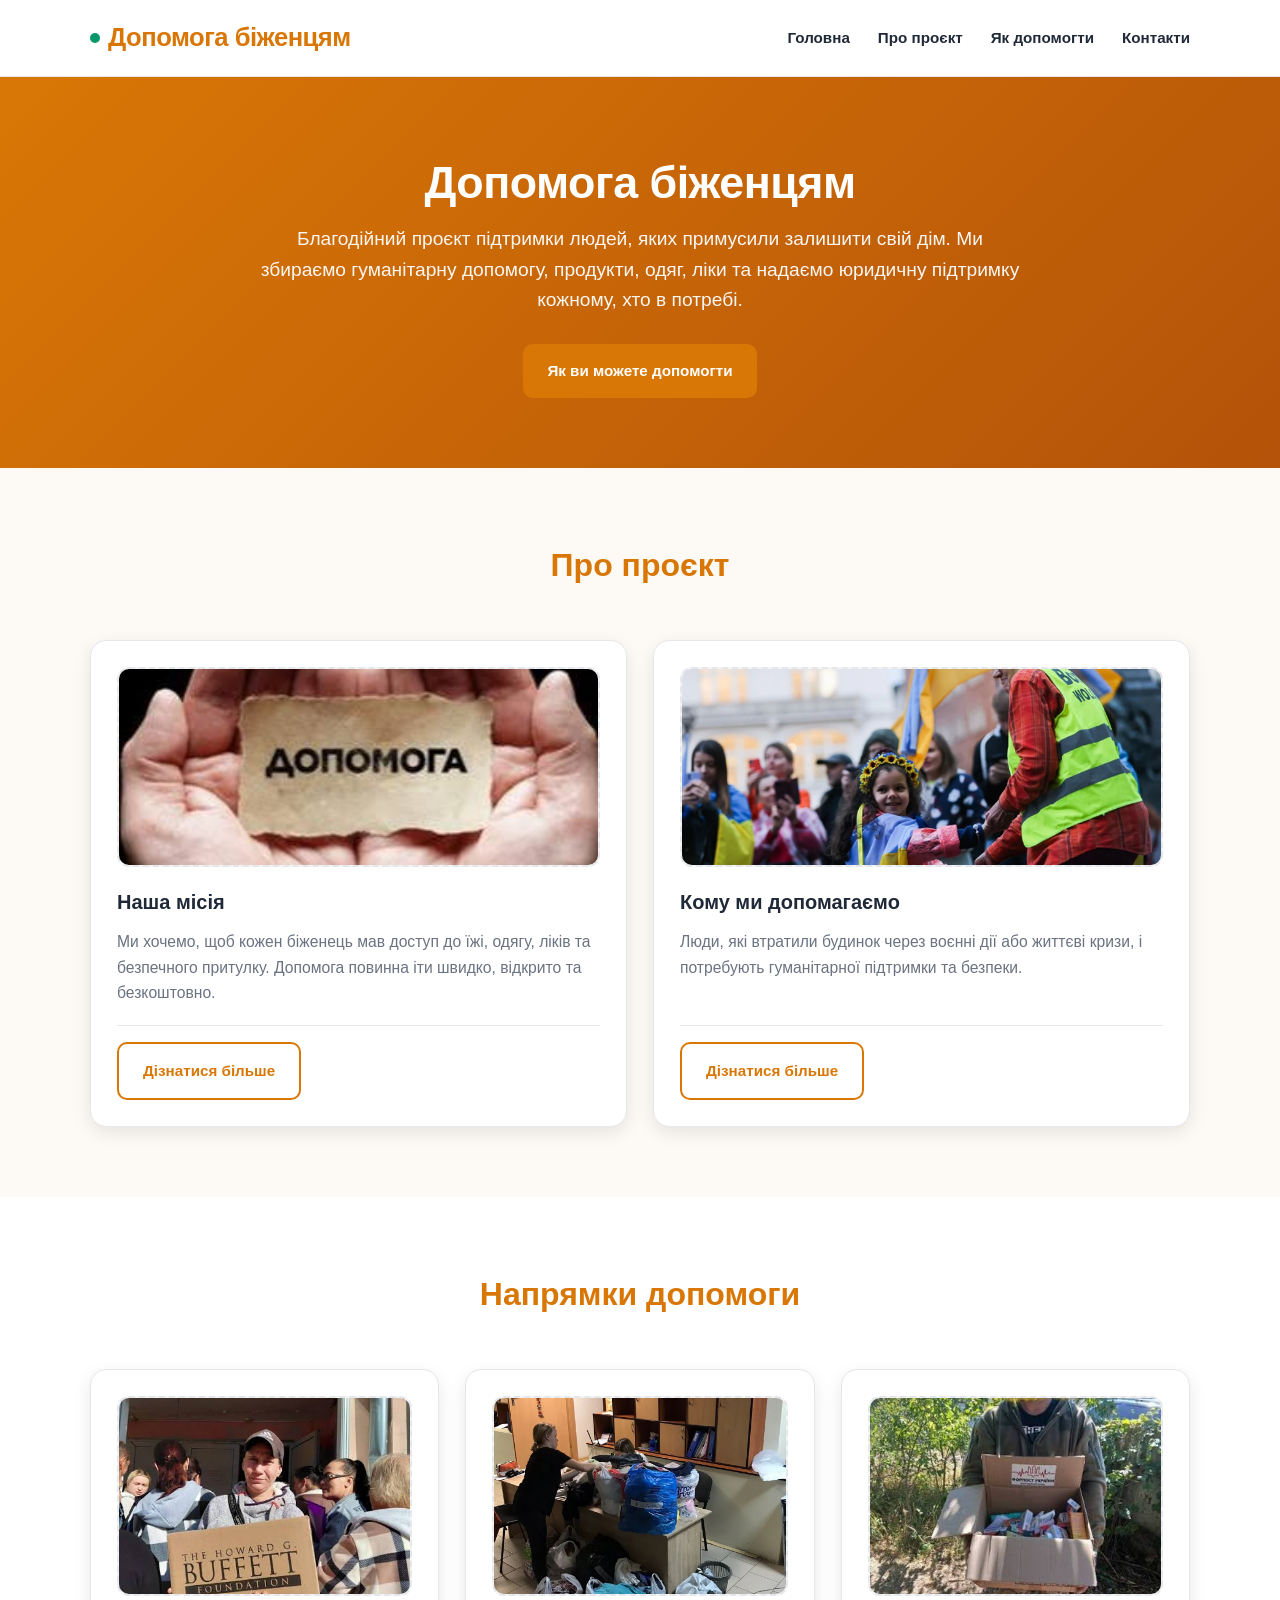
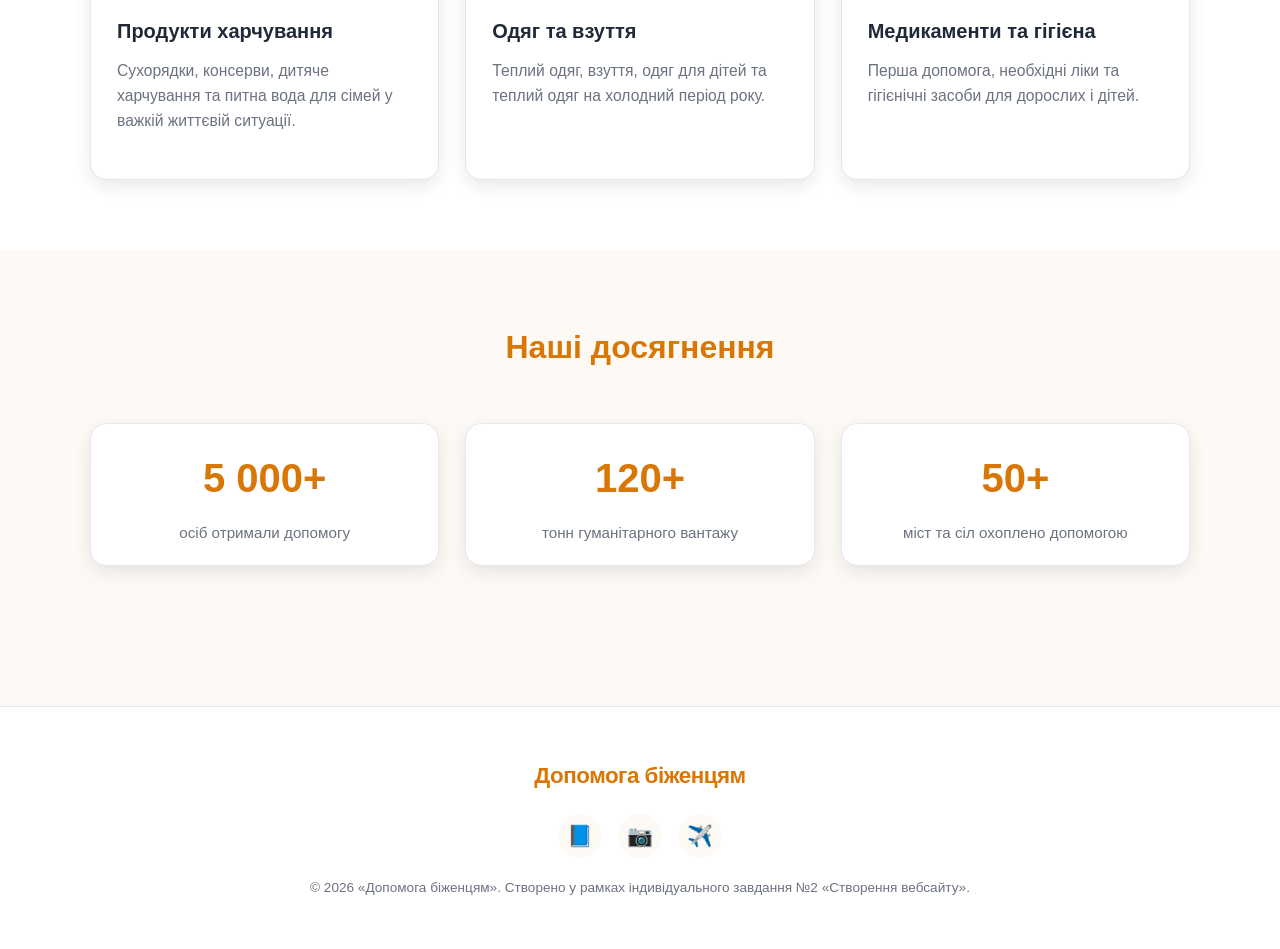
<file: index.html>
<!DOCTYPE html>
<html lang="uk">
<head>
  <meta charset="UTF-8">
  <meta name="viewport" content="width=device-width, initial-scale=1.0">
  <title>Допомога біженцям | Головна</title>
  <link rel="stylesheet" href="style.css">
</head>
<body>

  <header>
    <div class="container topbar">
      <a href="index.html" class="logo">
        <span class="dot"></span> Допомога біженцям
      </a>

      <button class="menu-toggle" aria-label="Відкрити меню">☰</button>

      <nav>
        <ul>
          <li><a href="index.html" class="active">Головна</a></li>
          <li><a href="about.html">Про проєкт</a></li>
          <li><a href="help.html">Як допомогти</a></li>
          <li><a href="contacts.html">Контакти</a></li>
        </ul>
      </nav>
    </div>
  </header>

  <main>
    <!-- Hero -->
    <section class="hero">
      <div class="container">
        <h1>Допомога біженцям</h1>
        <p>Благодійний проєкт підтримки людей, яких примусили залишити свій дім. Ми збираємо гуманітарну допомогу, продукти, одяг, ліки та надаємо юридичну підтримку кожному, хто в потребі.</p>
        <a href="help.html" class="btn btn-primary">Як ви можете допомогти</a>
      </div>
    </section>

    <!-- Про проєкт (коротко на головній) -->
    <section>
      <div class="container">
        <h2 class="section-title">Про проєкт</h2>
        <div class="grid-2">
          <div class="card">
            <div class="card-image">
              <img src="mission.jpg" alt="Наша місія">
            </div>
            <h3>Наша місія</h3>
            <p>Ми хочемо, щоб кожен біженець мав доступ до їжі, одягу, ліків та безпечного притулку. Допомога повинна іти швидко, відкрито та безкоштовно.</p>
            <div class="card-footer">
              <a href="about.html" class="btn btn-outline">Дізнатися більше</a>
            </div>
          </div>
          <div class="card">
            <div class="card-image">
              <img src="refugees.webp" alt="Кому ми допомагаємо">
            </div>
            <h3>Кому ми допомагаємо</h3>
            <p>Люди, які втратили будинок через воєнні дії або життєві кризи, і потребують гуманітарної підтримки та безпеки.</p>
            <div class="card-footer">
              <a href="help.html" class="btn btn-outline">Дізнатися більше</a>
            </div>
          </div>
        </div>
      </div>
    </section>

    <!-- Напрямки допомоги -->
    <section style="background:#fff;">
      <div class="container">
        <h2 class="section-title">Напрямки допомоги</h2>
        <div class="grid-3">
          <div class="card">
            <div class="card-image">
              <img src="food.jpg" alt="Продукти харчування">
            </div>
            <h3>Продукти харчування</h3>
            <p>Сухорядки, консерви, дитяче харчування та питна вода для сімей у важкій життєвій ситуації.</p>
          </div>
          <div class="card">
            <div class="card-image">
              <img src="clothes.webp" alt="Одяг та взуття">
            </div>
            <h3>Одяг та взуття</h3>
            <p>Теплий одяг, взуття, одяг для дітей та теплий одяг на холодний період року.</p>
          </div>
          <div class="card">
            <div class="card-image">
              <img src="medicine.jpg" alt="Медикаменти та гігієна">
            </div>
            <h3>Медикаменти та гігієна</h3>
            <p>Перша допомога, необхідні ліки та гігієнічні засоби для дорослих і дітей.</p>
          </div>
        </div>
      </div>
    </section>

    <!-- Довга тривалість / цифри -->
    <section>
      <div class="container">
        <h2 class="section-title">Наші досягнення</h2>
        <div class="grid-3" style="text-align:center;">
          <div class="card" style="padding:20px;">
            <div style="font-size:2.5rem; font-weight:800; color:var(--primary); margin-bottom:8px;">5 000+</div>
            <div style="font-size:0.95rem; color:var(--text-m);">осіб отримали допомогу</div>
          </div>
          <div class="card" style="padding:20px;">
            <div style="font-size:2.5rem; font-weight:800; color:var(--primary); margin-bottom:8px;">120+</div>
            <div style="font-size:0.95rem; color:var(--text-m);">тонн гуманітарного вантажу</div>
          </div>
          <div class="card" style="padding:20px;">
            <div style="font-size:2.5rem; font-weight:800; color:var(--primary); margin-bottom:8px;">50+</div>
            <div style="font-size:0.95rem; color:var(--text-m);">міст та сіл охоплено допомогою</div>
          </div>
        </div>
      </div>
    </section>
  </main>

  <footer>
    <div class="container footer-inner">
      <div class="logo" style="font-size:1.4rem;">Допомога біженцям</div>
      <div class="socials">
        <a href="#" aria-label="Facebook">📘</a>
        <a href="#" aria-label="Instagram">📷</a>
        <a href="#" aria-label="Telegram">✈️</a>
      </div>
      <small>© 2026 «Допомога біженцям». Створено у рамках індивідуального завдання №2 «Створення вебсайту».</small>
    </div>
  </footer>

  <script>
    const toggle = document.querySelector('.menu-toggle');
    const nav = document.querySelector('nav');
    toggle.addEventListener('click', () => nav.classList.toggle('show'));
  </script>
</body>
</html>
</file>
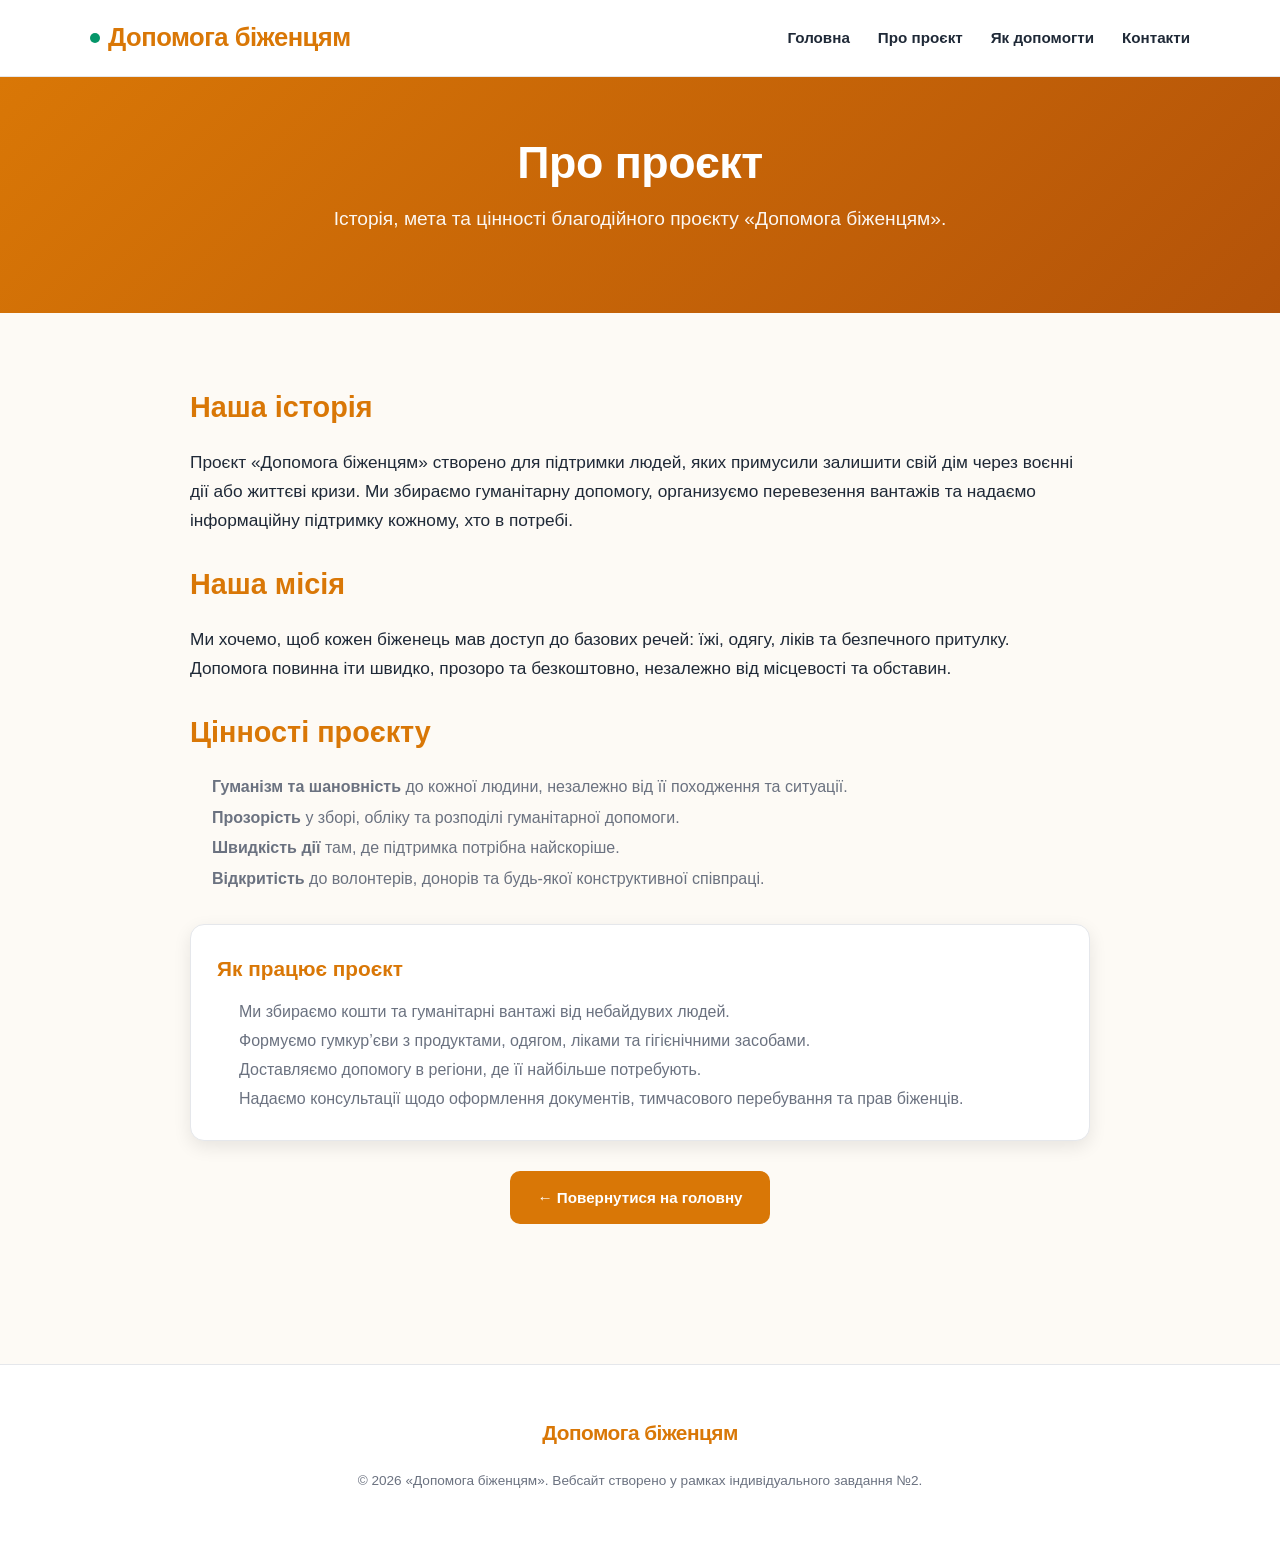
<file: about.html>
<!DOCTYPE html>
<html lang="uk">
<head>
  <meta charset="UTF-8">
  <meta name="viewport" content="width=device-width, initial-scale=1.0">
  <title>Допомога біженцям | Про проєкт</title>
  <link rel="stylesheet" href="style.css">
</head>
<body>

  <header>
    <div class="container topbar">
      <a href="index.html" class="logo">
        <span class="dot"></span> Допомога біженцям
      </a>

      <button class="menu-toggle" aria-label="Відкрити меню">☰</button>

      <nav>
        <ul>
          <li><a href="index.html">Головна</a></li>
          <li><a href="about.html" class="active">Про проєкт</a></li>
          <li><a href="help.html">Як допомогти</a></li>
          <li><a href="contacts.html">Контакти</a></li>
        </ul>
      </nav>
    </div>
  </header>

  <main>
    <section class="hero" style="padding:60px 20px 50px;">
      <div class="container">
        <h1>Про проєкт</h1>
        <p style="opacity:0.95;">Історія, мета та цінності благодійного проєкту «Допомога біженцям».</p>
      </div>
    </section>

    <section>
      <div class="container">
        <div style="max-width:900px; margin:0 auto;">

          <h2 style="color:var(--primary); margin-bottom:16px; font-size:1.8rem;">Наша історія</h2>
          <p style="margin-bottom:24px; font-size:1.08rem;">
            Проєкт «Допомога біженцям» створено для підтримки людей, яких примусили залишити свій дім через воєнні дії або життєві кризи. 
            Ми збираємо гуманітарну допомогу, организуємо перевезення вантажів та надаємо інформаційну підтримку кожному, хто в потребі.
          </p>

          <h2 style="color:var(--primary); margin-bottom:16px; font-size:1.8rem;">Наша місія</h2>
          <p style="margin-bottom:24px; font-size:1.08rem;">
            Ми хочемо, щоб кожен біженець мав доступ до базових речей: їжі, одягу, ліків та безпечного притулку. 
            Допомога повинна іти швидко, прозоро та безкоштовно, незалежно від місцевості та обставин.
          </p>

          <h2 style="color:var(--primary); margin-bottom:16px; font-size:1.8rem;">Цінності проєкту</h2>
          <ul style="margin-bottom:30px; padding-left:22px; line-height:1.9; color:var(--text-m);">
            <li><strong>Гуманізм та шановність</strong> до кожної людини, незалежно від її походження та ситуації.</li>
            <li><strong>Прозорість</strong> у зборі, обліку та розподілі гуманітарної допомоги.</li>
            <li><strong>Швидкість дії</strong> там, де підтримка потрібна найскоріше.</li>
            <li><strong>Відкритість</strong> до волонтерів, донорів та будь-якої конструктивної співпраці.</li>
          </ul>

          <div style="background:#fff; border:1px solid var(--border); border-radius:14px; padding:26px; box-shadow:var(--shadow);">
            <h3 style="color:var(--primary); margin-bottom:12px; font-size:1.3rem;">Як працює проєкт</h3>
            <ol style="padding-left:22px; line-height:1.8; color:var(--text-m);">
              <li>Ми збираємо кошти та гуманітарні вантажі від небайдувих людей.</li>
              <li>Формуємо гумкур’єви з продуктами, одягом, ліками та гігієнічними засобами.</li>
              <li>Доставляємо допомогу в регіони, де її найбільше потребують.</li>
              <li>Надаємо консультації щодо оформлення документів, тимчасового перебування та прав біженців.</li>
            </ol>
          </div>

          <a href="index.html" class="btn btn-primary" style="display:block; max-width:260px; margin:30px auto 0;">← Повернутися на головну</a>
        </div>
      </div>
    </section>
  </main>

  <footer>
    <div class="container footer-inner">
      <div class="logo" style="font-size:1.3rem;">Допомога біженцям</div>
      <small>© 2026 «Допомога біженцям». Вебсайт створено у рамках індивідуального завдання №2.</small>
    </div>
  </footer>

  <script>
    const toggle = document.querySelector('.menu-toggle');
    const nav = document.querySelector('nav');
    toggle.addEventListener('click', () => nav.classList.toggle('show'));
  </script>
</body>
</html>
</file>
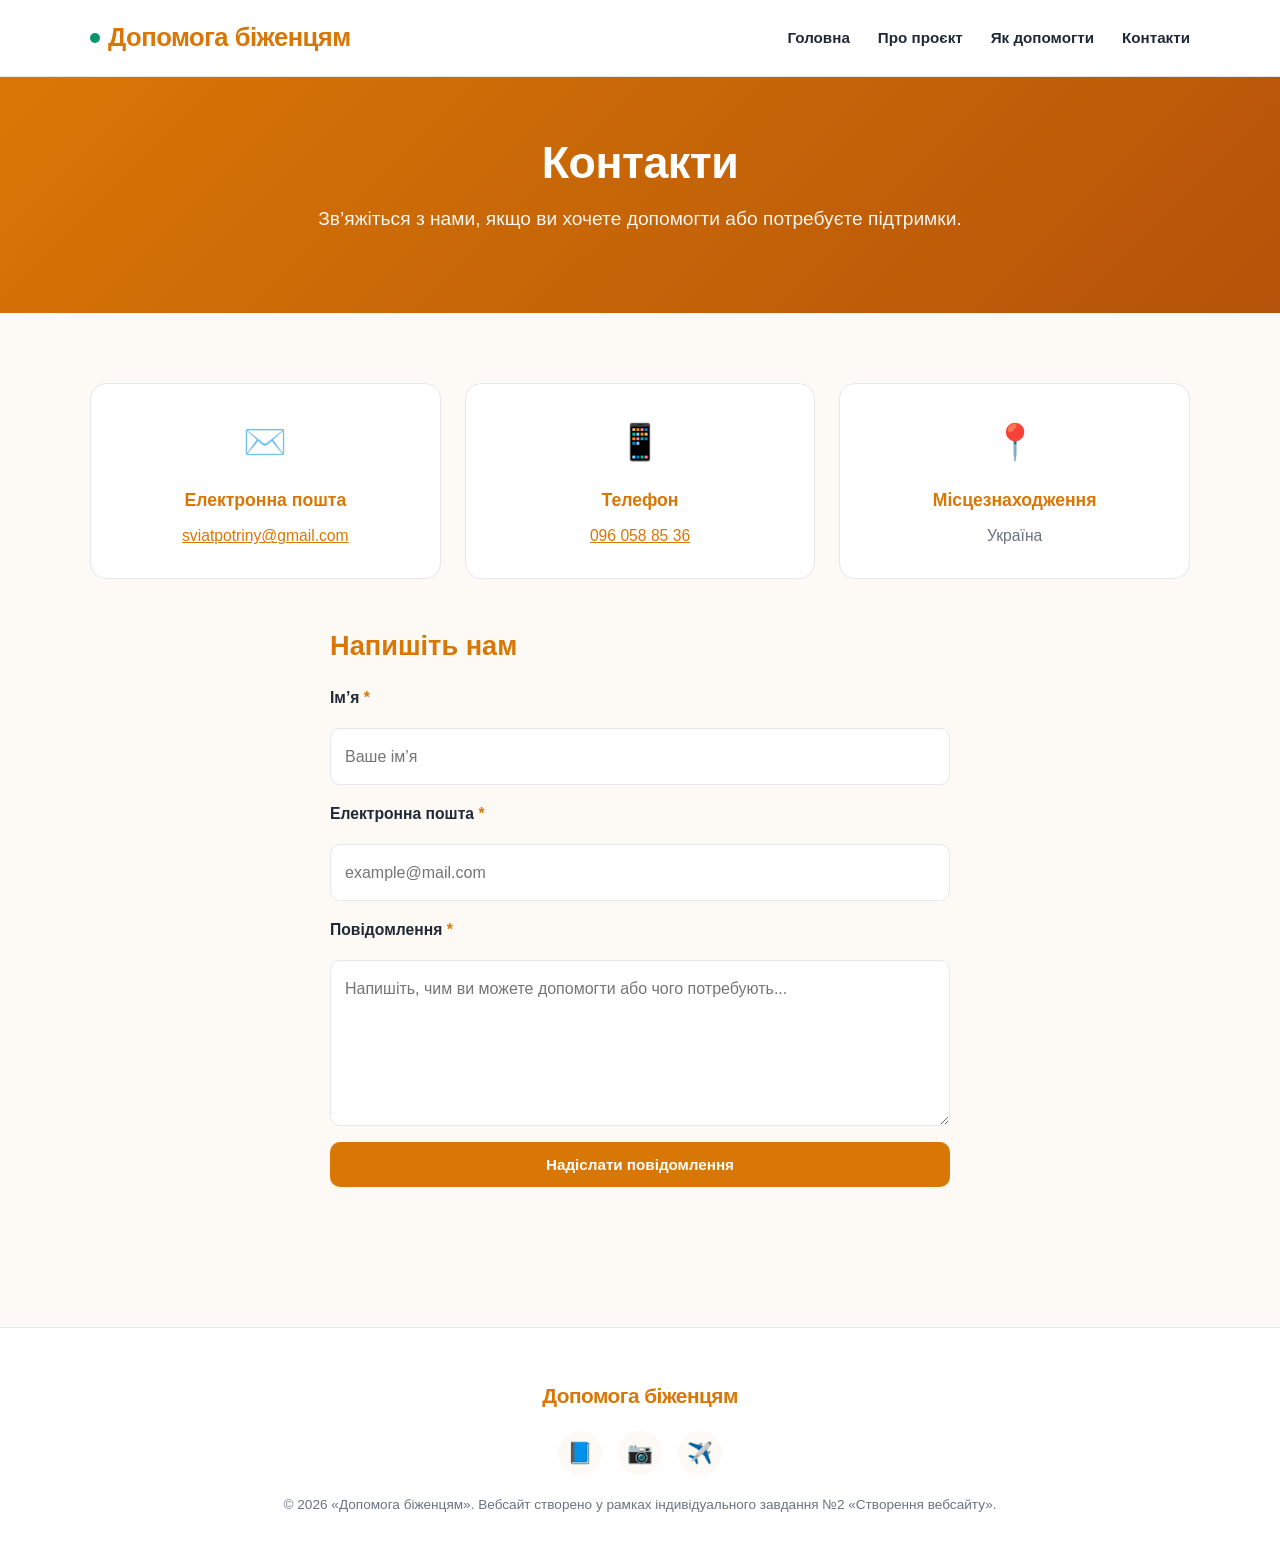
<file: contacts.html>
<!DOCTYPE html>
<html lang="uk">
<head>
  <meta charset="UTF-8">
  <meta name="viewport" content="width=device-width, initial-scale=1.0">
  <title>Допомога біженцям | Контакти</title>
  <link rel="stylesheet" href="style.css">
</head>
<body>

  <header>
    <div class="container topbar">
      <a href="index.html" class="logo">
        <span class="dot"></span> Допомога біженцям
      </a>

      <button class="menu-toggle" aria-label="Відкрити меню">☰</button>

      <nav>
        <ul>
          <li><a href="index.html">Головна</a></li>
          <li><a href="about.html">Про проєкт</a></li>
          <li><a href="help.html">Як допомогти</a></li>
          <li><a href="contacts.html" class="active">Контакти</a></li>
        </ul>
      </nav>
    </div>
  </header>

  <main>
    <section class="hero" style="padding:60px 20px 50px;">
      <div class="container">
        <h1>Контакти</h1>
        <p style="opacity:0.95;">Зв’яжіться з нами, якщо ви хочете допомогти або потребуєте підтримки.</p>
      </div>
    </section>

    <section>
      <div class="container">
        <div class="contact-grid">
          <div class="contact-item">
            <span class="icon">✉️</span>
            <h4>Електронна пошта</h4>
            <p><a href="mailto:sviatpotriny@gmail.com">sviatpotriny@gmail.com</a></p>
          </div>
          <div class="contact-item">
            <span class="icon">📱</span>
            <h4>Телефон</h4>
            <p><a href="tel:+380960588536">096 058 85 36</a></p>
          </div>
          <div class="contact-item">
            <span class="icon">📍</span>
            <h4>Місцезнаходження</h4>
            <p>Україна</p>
          </div>
        </div>

        <div style="max-width:620px; margin:44px auto 0;">
          <h2 style="color:var(--primary); margin-bottom:16px; font-size:1.7rem;">Напишіть нам</h2>
          <form style="display:flex; flex-direction:column; gap:16px;" onsubmit="event.preventDefault(); alert('Дякуємо! Повідомлення надіслано (демо-режим).');">
            <label style="font-weight:600; font-size:0.98rem;">Ім’я <span style="color:var(--primary);">*</span></label>
            <input type="text" placeholder="Ваше ім’я" required style="padding:14px; border:1px solid var(--border); border-radius:10px; font:inherit;">

            <label style="font-weight:600; font-size:0.98rem;">Електронна пошта <span style="color:var(--primary);">*</span></label>
            <input type="email" placeholder="example@mail.com" required style="padding:14px; border:1px solid var(--border); border-radius:10px; font:inherit;">

            <label style="font-weight:600; font-size:0.98rem;">Повідомлення <span style="color:var(--primary);">*</span></label>
            <textarea rows="5" placeholder="Напишіть, чим ви можете допомогти або чого потребують..." required style="padding:14px; border:1px solid var(--border); border-radius:10px; font:inherit; resize:vertical;"></textarea>

            <button type="submit" class="btn btn-primary">Надіслати повідомлення</button>
          </form>
        </div>
      </div>
    </section>
  </main>

  <footer>
    <div class="container footer-inner">
      <div class="logo" style="font-size:1.3rem;">Допомога біженцям</div>
      <div class="socials">
        <a href="#" aria-label="Facebook">📘</a>
        <a href="#" aria-label="Instagram">📷</a>
        <a href="#" aria-label="Telegram">✈️</a>
      </div>
      <small>© 2026 «Допомога біженцям». Вебсайт створено у рамках індивідуального завдання №2 «Створення вебсайту».</small>
    </div>
  </footer>

  <script>
    const toggle = document.querySelector('.menu-toggle');
    const nav = document.querySelector('nav');
    toggle.addEventListener('click', () => nav.classList.toggle('show'));
  </script>
</body>
</html>
</file>
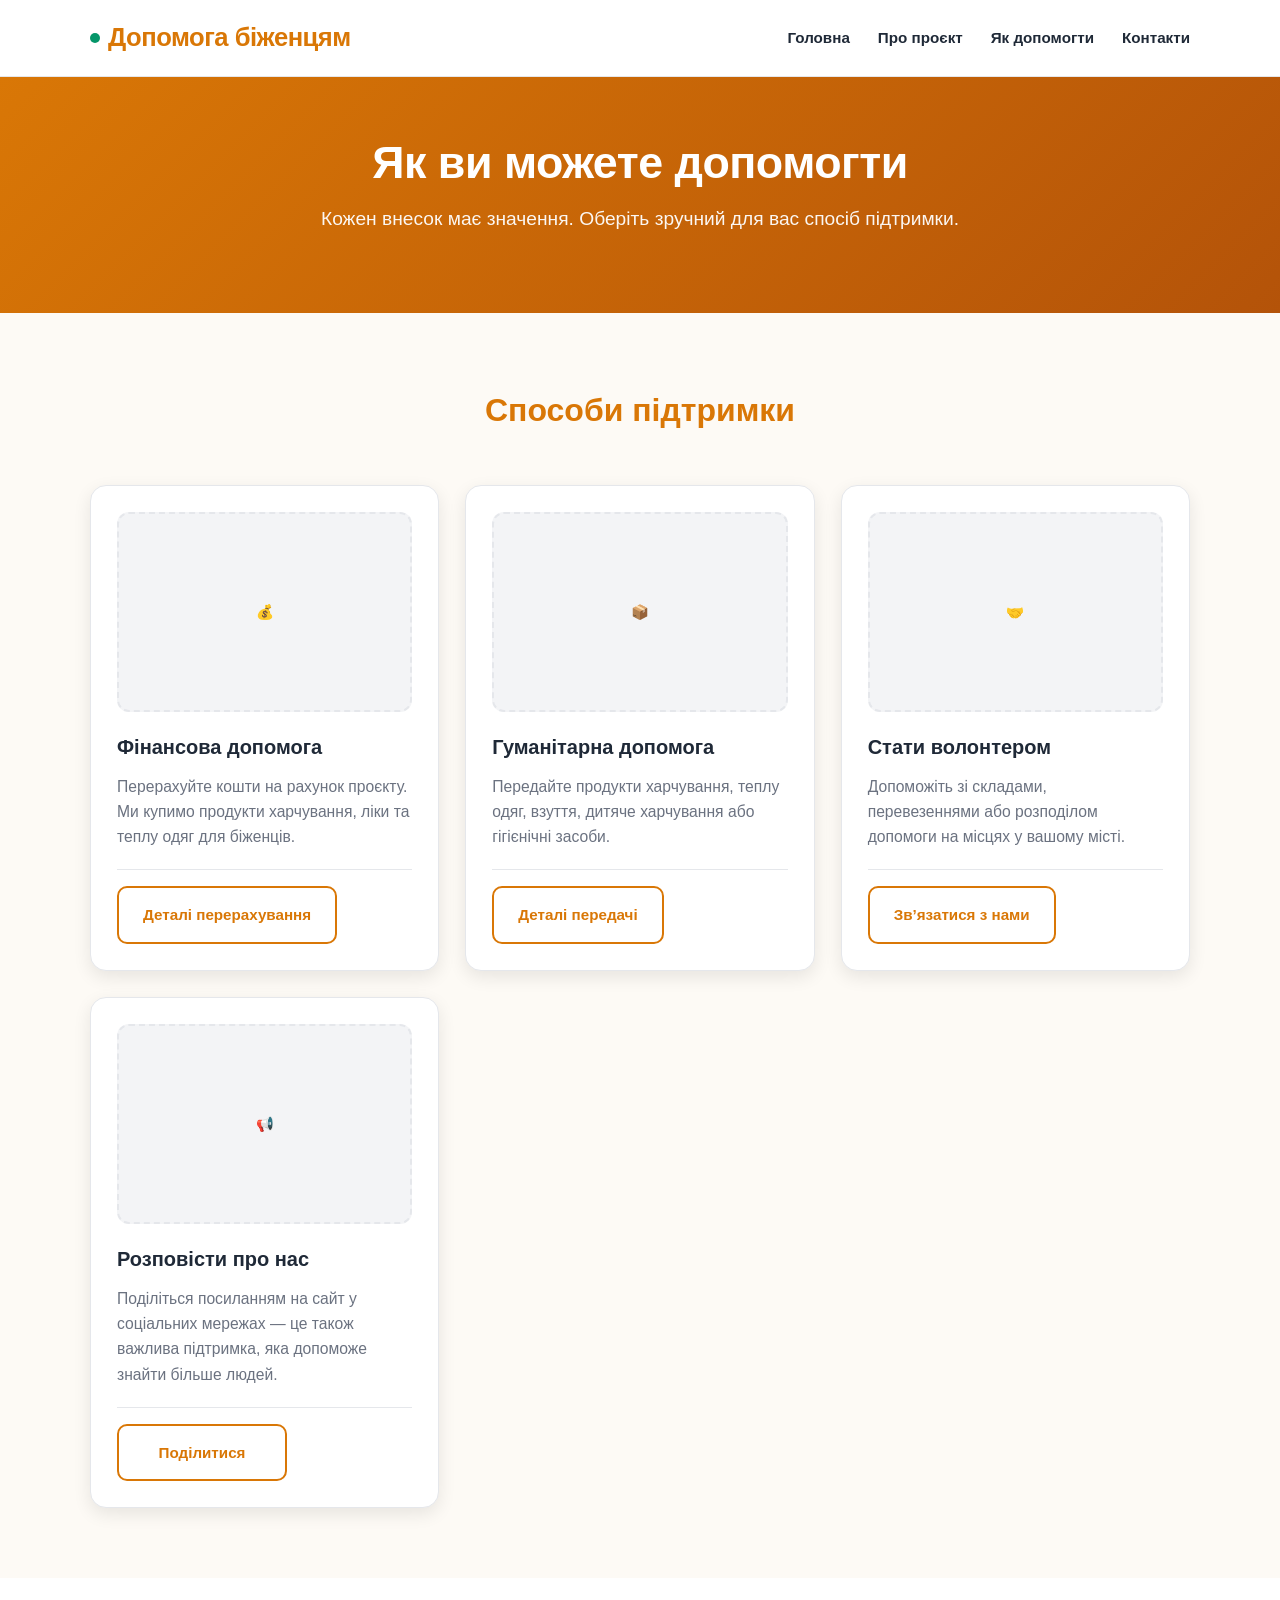
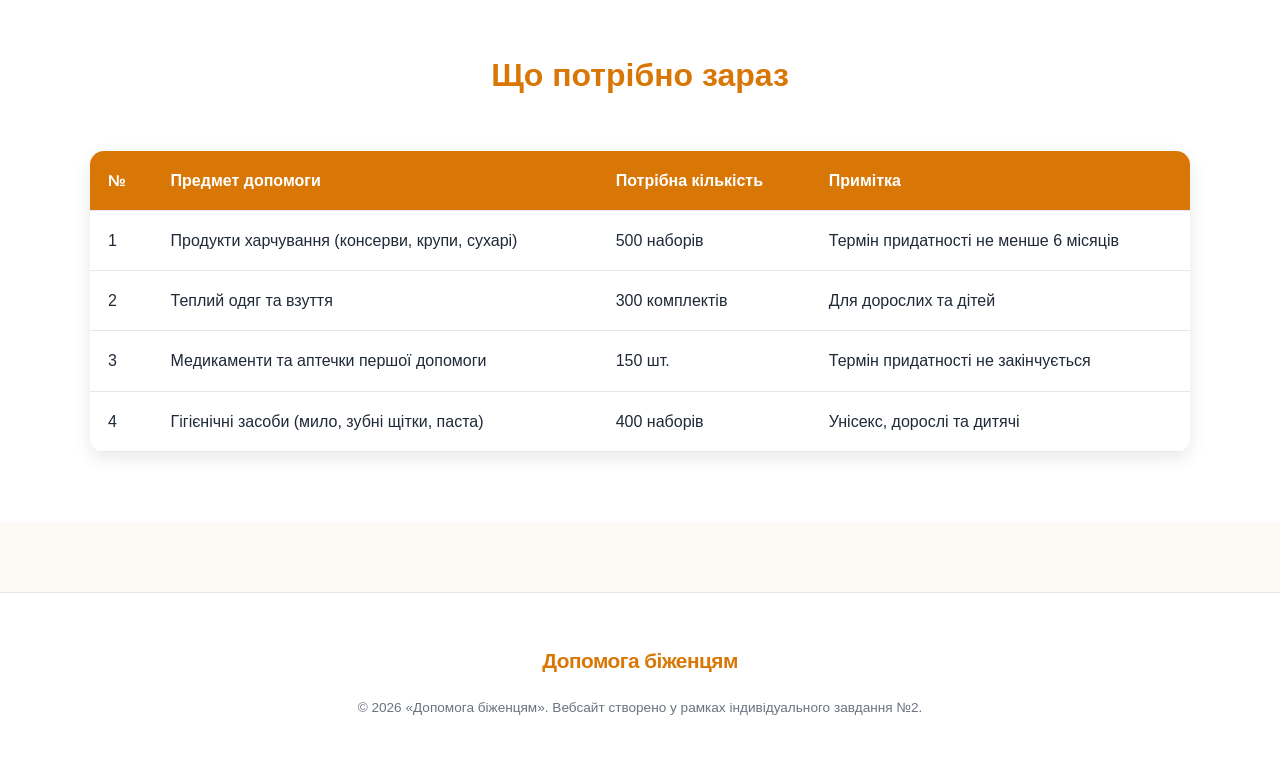
<file: help.html>
<!DOCTYPE html>
<html lang="uk">
<head>
  <meta charset="UTF-8">
  <meta name="viewport" content="width=device-width, initial-scale=1.0">
  <title>Допомога біженцям | Як допомогти</title>
  <link rel="stylesheet" href="style.css">
</head>
<body>

  <header>
    <div class="container topbar">
      <a href="index.html" class="logo">
        <span class="dot"></span> Допомога біженцям
      </a>

      <button class="menu-toggle" aria-label="Відкрити меню">☰</button>

      <nav>
        <ul>
          <li><a href="index.html">Головна</a></li>
          <li><a href="about.html">Про проєкт</a></li>
          <li><a href="help.html" class="active">Як допомогти</a></li>
          <li><a href="contacts.html">Контакти</a></li>
        </ul>
      </nav>
    </div>
  </header>

  <main>
    <section class="hero" style="padding:60px 20px 50px;">
      <div class="container">
        <h1>Як ви можете допомогти</h1>
        <p style="opacity:0.95;">Кожен внесок має значення. Оберіть зручний для вас спосіб підтримки.</p>
      </div>
    </section>

    <section>
      <div class="container">
        <h2 class="section-title">Способи підтримки</h2>
        <div class="grid-3">
          <div class="card">
            <div class="card-image">💰</div>
            <h3>Фінансова допомога</h3>
            <p>Перерахуйте кошти на рахунок проєкту. Ми купимо продукти харчування, ліки та теплу одяг для біженців.</p>
            <div class="card-footer">
              <a href="contacts.html" class="btn btn-outline">Деталі перерахування</a>
            </div>
          </div>
          <div class="card">
            <div class="card-image">📦</div>
            <h3>Гуманітарна допомога</h3>
            <p>Передайте продукти харчування, теплу одяг, взуття, дитяче харчування або гігієнічні засоби.</p>
            <div class="card-footer">
              <a href="contacts.html" class="btn btn-outline">Деталі передачі</a>
            </div>
          </div>
          <div class="card">
            <div class="card-image">🤝</div>
            <h3>Стати волонтером</h3>
            <p>Допоможіть зі складами, перевезеннями або розподілом допомоги на місцях у вашому місті.</p>
            <div class="card-footer">
              <a href="contacts.html" class="btn btn-outline">Зв’язатися з нами</a>
            </div>
          </div>
          <div class="card">
            <div class="card-image">📢</div>
            <h3>Розповісти про нас</h3>
            <p>Поділіться посиланням на сайт у соціальних мережах — це також важлива підтримка, яка допоможе знайти більше людей.</p>
            <div class="card-footer">
              <a href="index.html" class="btn btn-outline">Поділитися</a>
            </div>
          </div>
        </div>
      </div>
    </section>

    <!-- Шо потрібно зараз -->
    <section style="background:#fff;">
      <div class="container">
        <h2 class="section-title">Що потрібно зараз</h2>
        <table>
          <thead>
            <tr>
              <th>№</th>
              <th>Предмет допомоги</th>
              <th>Потрібна кількість</th>
              <th>Примітка</th>
            </tr>
          </thead>
          <tbody>
            <tr>
              <td>1</td>
              <td>Продукти харчування (консерви, крупи, сухарі)</td>
              <td>500 наборів</td>
              <td>Термін придатності не менше 6 місяців</td>
            </tr>
            <tr>
              <td>2</td>
              <td>Теплий одяг та взуття</td>
              <td>300 комплектів</td>
              <td>Для дорослих та дітей</td>
            </tr>
            <tr>
              <td>3</td>
              <td>Медикаменти та аптечки першої допомоги</td>
              <td>150 шт.</td>
              <td>Термін придатності не закінчується</td>
            </tr>
            <tr>
              <td>4</td>
              <td>Гігієнічні засоби (мило, зубні щітки, паста)</td>
              <td>400 наборів</td>
              <td>Унісекс, дорослі та дитячі</td>
            </tr>
          </tbody>
        </table>
      </div>
    </section>
  </main>

  <footer>
    <div class="container footer-inner">
      <div class="logo" style="font-size:1.3rem;">Допомога біженцям</div>
      <small>© 2026 «Допомога біженцям». Вебсайт створено у рамках індивідуального завдання №2.</small>
    </div>
  </footer>

  <script>
    const toggle = document.querySelector('.menu-toggle');
    const nav = document.querySelector('nav');
    toggle.addEventListener('click', () => nav.classList.toggle('show'));
  </script>
</body>
</html>
</file>
<file: style.css>
/* =========================================================
   Вебсайт «Допомога біженцям»
   Індивідуальне завдання №2 — Створення вебсайту
   ========================================================= */

:root {
  --primary:   #d97706;   /* помаранчевий — надія */
  --primary-d: #b45309;   /* темніший помаранчевий */
  --accent:    #059669;   /* зелений — підтримка */
  --bg:        #fdfaf5;   /* світлий бежевий фон */
  --surface:   #ffffff;   /* фон карток */
  --text:      #1f2937;   /* основний текст */
  --text-m:    #6b7280;   /* допоміжний текст */
  --border:    #e5e7eb;   /* рамка */
  --shadow:    0 6px 18px rgba(0,0,0,0.09);
  --font-main: 'Segoe UI', Roboto, Helvetica, Arial, sans-serif;
  --font-alt:  'Georgia', serif;
}

* { box-sizing: border-box; margin: 0; padding: 0; }
html { scroll-behavior: smooth; }
body {
  font-family: var(--font-main);
  background: var(--bg);
  color: var(--text);
  line-height: 1.7;
}
a { text-decoration: none; color: inherit; }
ul, ol { list-style: none; }
img { max-width: 100%; display: block; }

.container { max-width: 1140px; margin: 0 auto; padding: 0 20px; }

/* ---------- Шапка ---------- */
header {
  background: var(--surface);
  border-bottom: 1px solid var(--border);
  position: sticky;
  top: 0;
  z-index: 100;
}
.topbar {
  display: flex;
  align-items: center;
  justify-content: space-between;
  padding: 16px 20px;
  flex-wrap: wrap;
  gap: 14px;
}
.logo {
  font-size: 1.6rem;
  font-weight: 800;
  color: var(--primary);
  letter-spacing: -0.5px;
  display: flex;
  align-items: center;
  gap: 8px;
}
.logo .dot {
  width: 10px;
  height: 10px;
  background: var(--accent);
  border-radius: 50%;
}
nav ul { display: flex; gap: 28px; }
nav a {
  font-weight: 600;
  font-size: 0.95rem;
  color: var(--text);
  transition: color 0.2s;
}
nav a:hover, nav a:focus { color: var(--primary); }

/* ---------- Кнопки (рівні, однакові розміри) ---------- */
.btn {
  display: inline-flex;
  align-items: center;
  justify-content: center;
  gap: 8px;
  padding: 14px 24px;
  border-radius: 10px;
  font-weight: 700;
  font-size: 0.95rem;
  transition: transform 0.2s, background 0.2s, color 0.2s;
  border: none;
  cursor: pointer;
  min-width: 170px;
  text-align: center;
}
.btn-primary { background: var(--primary); color: #fff; }
.btn-primary:hover { background: var(--primary-d); transform: translateY(-2px); }
.btn-outline {
  border: 2px solid var(--primary);
  color: var(--primary);
  background: transparent;
}
.btn-outline:hover { background: var(--primary); color: #fff; }

/* ---------- Мобільне меню ---------- */
.menu-toggle {
  display: none;
  background: none;
  border: none;
  font-size: 1.5rem;
  color: var(--text);
  cursor: pointer;
}

/* ---------- Hero ---------- */
.hero {
  background: linear-gradient(135deg, var(--primary), var(--primary-d));
  color: #fff;
  padding: 80px 20px 70px;
  text-align: center;
}
.hero h1 {
  font-size: 2.8rem;
  font-weight: 800;
  margin-bottom: 16px;
  letter-spacing: -0.5px;
  line-height: 1.15;
}
.hero p {
  font-size: 1.2rem;
  opacity: 0.95;
  max-width: 760px;
  margin: 0 auto 28px;
  line-height: 1.6;
}

/* ---------- Секції ---------- */
section { padding: 70px 20px; }
.section-title {
  font-size: 2rem;
  text-align: center;
  margin-bottom: 48px;
  color: var(--primary);
}

/* ---------- Картки з зображеннями ---------- */
.grid-2,
.grid-3 {
  display: grid;
  gap: 26px;
}
.grid-2 { grid-template-columns: repeat(auto-fit, minmax(300px, 1fr)); }
.grid-3 { grid-template-columns: repeat(auto-fit, minmax(280px, 1fr)); }

.card {
  background: var(--surface);
  border: 1px solid var(--border);
  border-radius: 16px;
  padding: 26px;
  box-shadow: var(--shadow);
  display: flex;
  flex-direction: column;
  height: 100%;
  transition: transform 0.2s, box-shadow 0.2s;
}
.card:hover { transform: translateY(-5px); box-shadow: 0 12px 28px rgba(0,0,0,0.14); }

.card-image {
  width: 100%;
  height: 200px;
  border-radius: 12px;
  background: #f3f4f6;
  margin-bottom: 18px;
  display: flex;
  align-items: center;
  justify-content: center;
  font-size: 0.9rem;
  color: var(--text-m);
  border: 2px dashed var(--border);
}
.card-image img {
  width: 100%;
  height: 100%;
  object-fit: cover;
  border-radius: 10px;
}

.card h3 { margin-bottom: 10px; font-size: 1.25rem; color: var(--text); }
.card p { margin-bottom: 20px; font-size: 0.98rem; color: var(--text-m); line-height: 1.6; }
.card-footer {
  margin-top: auto;
  padding-top: 16px;
  border-top: 1px solid var(--border);
}

/* ---------- Таблиця ---------- */
table {
  width: 100%;
  border-collapse: collapse;
  background: var(--surface);
  border-radius: 14px;
  overflow: hidden;
  box-shadow: var(--shadow);
}
th, td { padding: 16px 18px; text-align: left; border-bottom: 1px solid var(--border); }
th { background: var(--primary); color: #fff; font-weight: 700; }
tr:hover { background: #f9fafb; }

/* ---------- Контакти ---------- */
.contact-grid {
  display: grid;
  grid-template-columns: repeat(auto-fit, minmax(260px, 1fr));
  gap: 24px;
}
.contact-item {
  background: var(--surface);
  border: 1px solid var(--border);
  border-radius: 16px;
  padding: 28px;
  text-align: center;
}
.contact-item .icon {
  font-size: 2.2rem;
  margin-bottom: 14px;
  display: inline-block;
}
.contact-item h4 { margin-bottom: 8px; color: var(--primary); font-size: 1.1rem; }
.contact-item p { font-size: 0.98rem; color: var(--text-m); }
.contact-item a { color: var(--primary); text-decoration: underline; }

/* ---------- Футер ---------- */
footer {
  background: var(--surface);
  border-top: 1px solid var(--border);
  padding: 50px 20px;
  margin-top: 70px;
}
.footer-inner { display: flex; flex-direction: column; align-items: center; gap: 18px; text-align: center; }
.socials { display: flex; gap: 16px; }
.socials a {
  width: 44px; height: 44px;
  border-radius: 50%;
  background: var(--bg);
  display: flex; align-items: center; justify-content: center;
  color: var(--text-m);
  font-size: 1.3rem;
  transition: background 0.2s, color 0.2s;
}
.socials a:hover { background: var(--primary); color: #fff; }
footer small { font-size: 0.85rem; color: var(--text-m); }

/* ---------- Адаптивність ---------- */
@media (max-width: 768px) {
  .menu-toggle { display: block; }
  nav { display: none; width: 100%; }
  nav.show { display: block; }
  nav ul { flex-direction: column; gap: 0; padding: 16px 0; }
  nav ul li { border-bottom: 1px solid var(--border); }
  nav ul li:last-child { border-bottom: none; }
  nav a { display: block; padding: 14px 20px; }
  .hero h1 { font-size: 2rem; }
  .section-title { font-size: 1.6rem; }
}
@media (max-width: 480px) {
  .hero h1 { font-size: 1.7rem; }
  .container { padding: 0 14px; }
  .btn { min-width: auto; width: 100%; }
}
</file>
